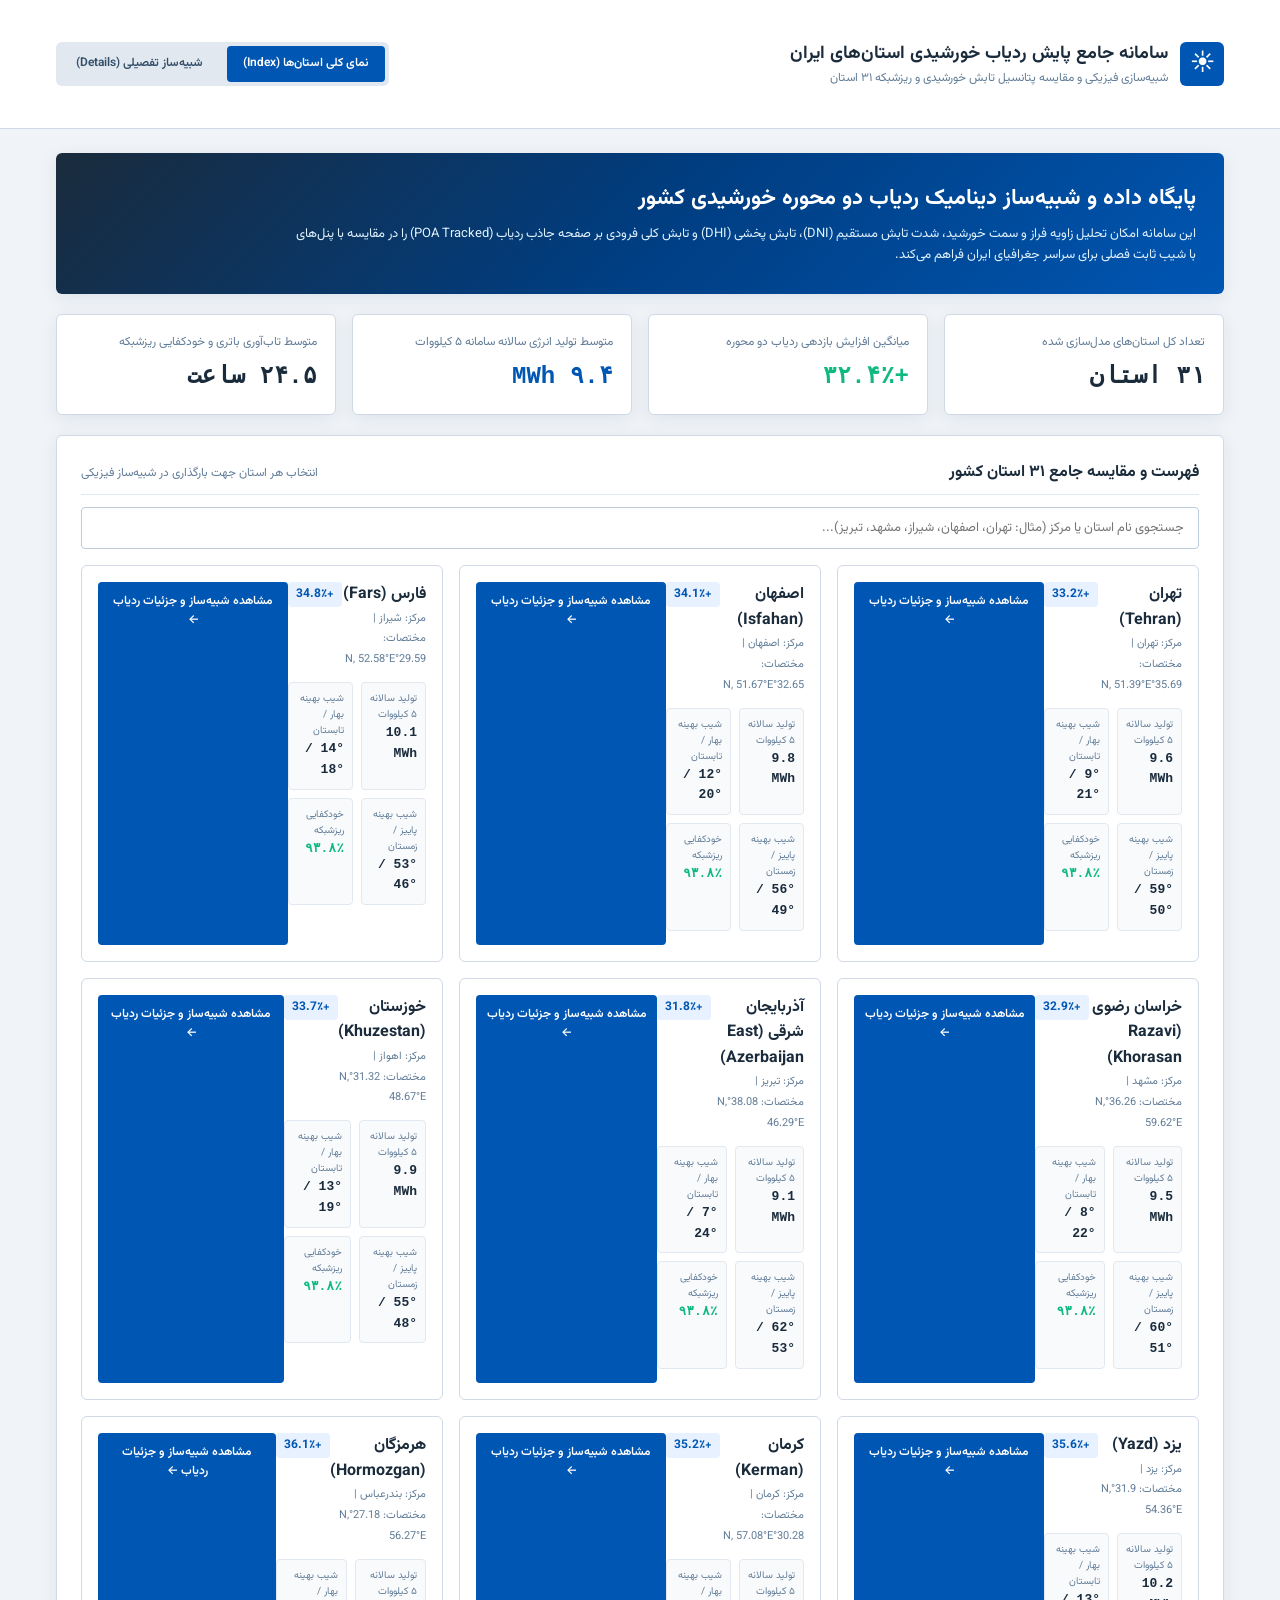
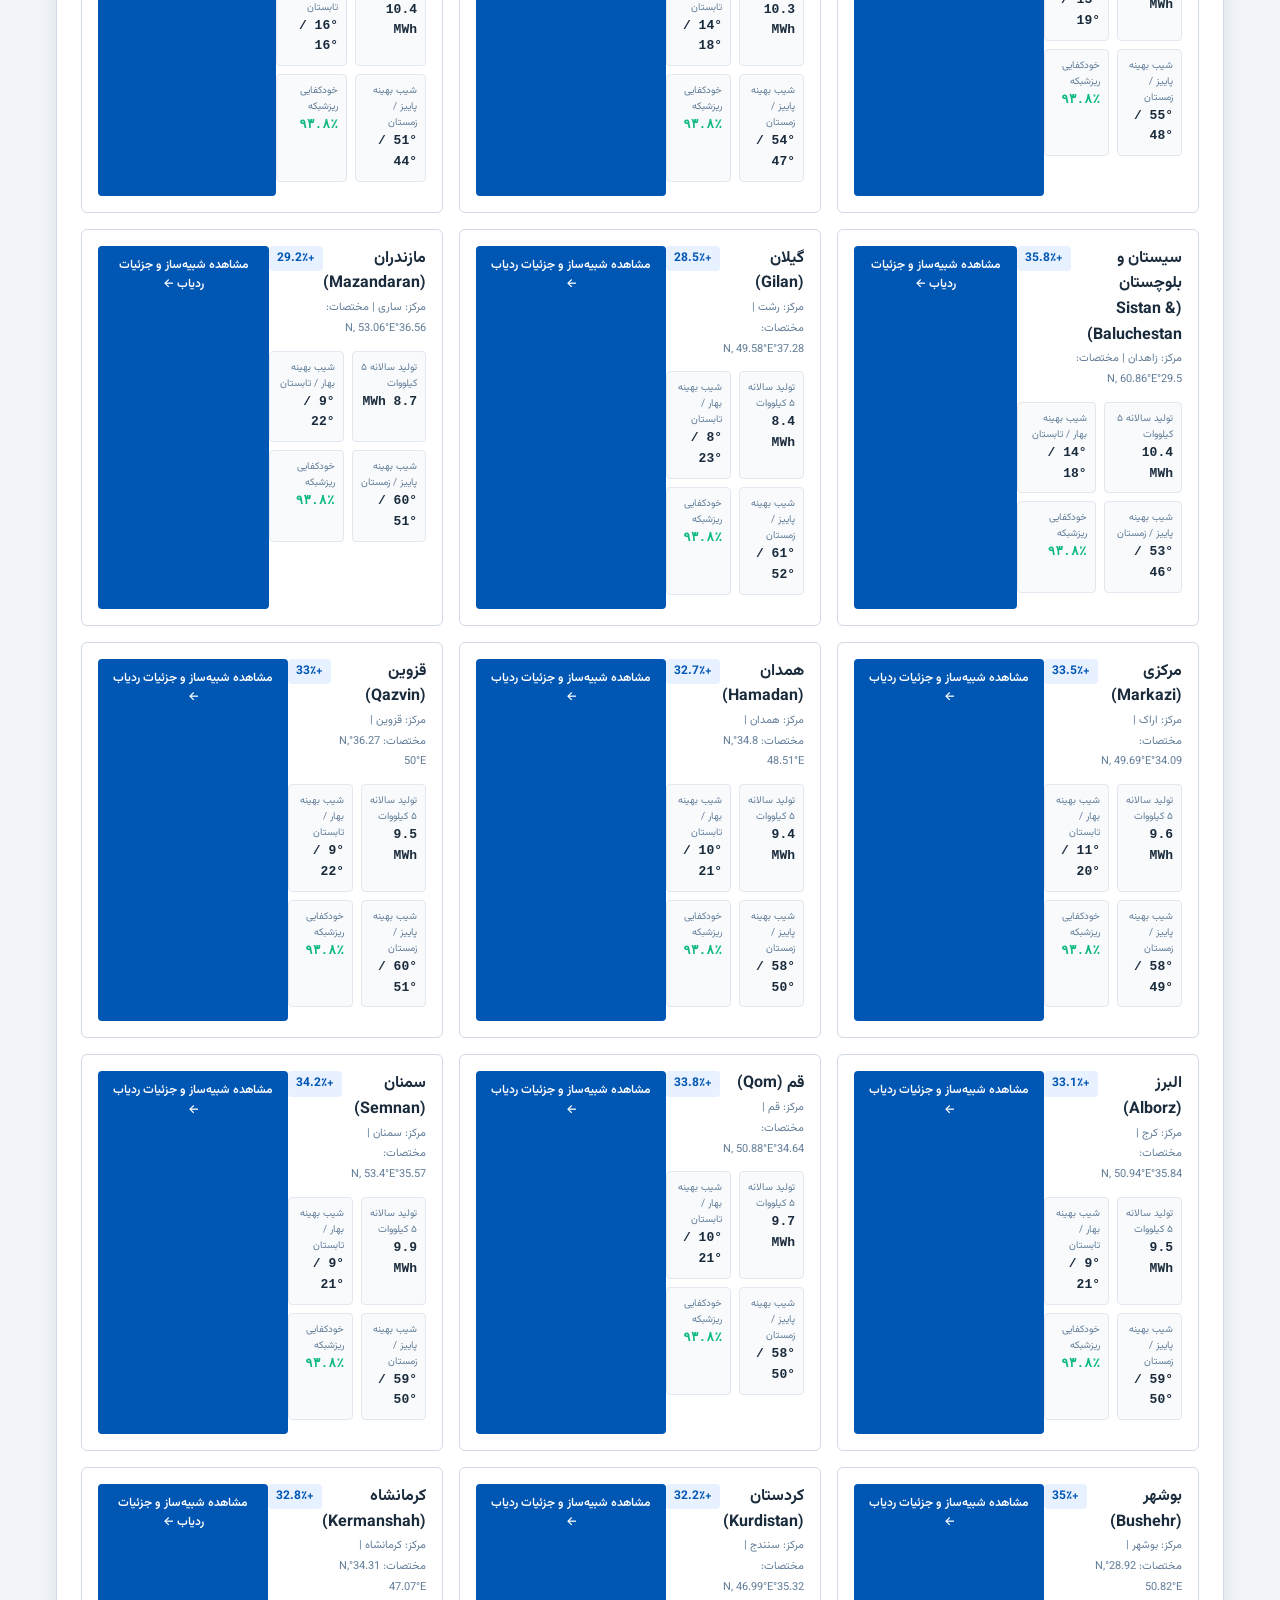
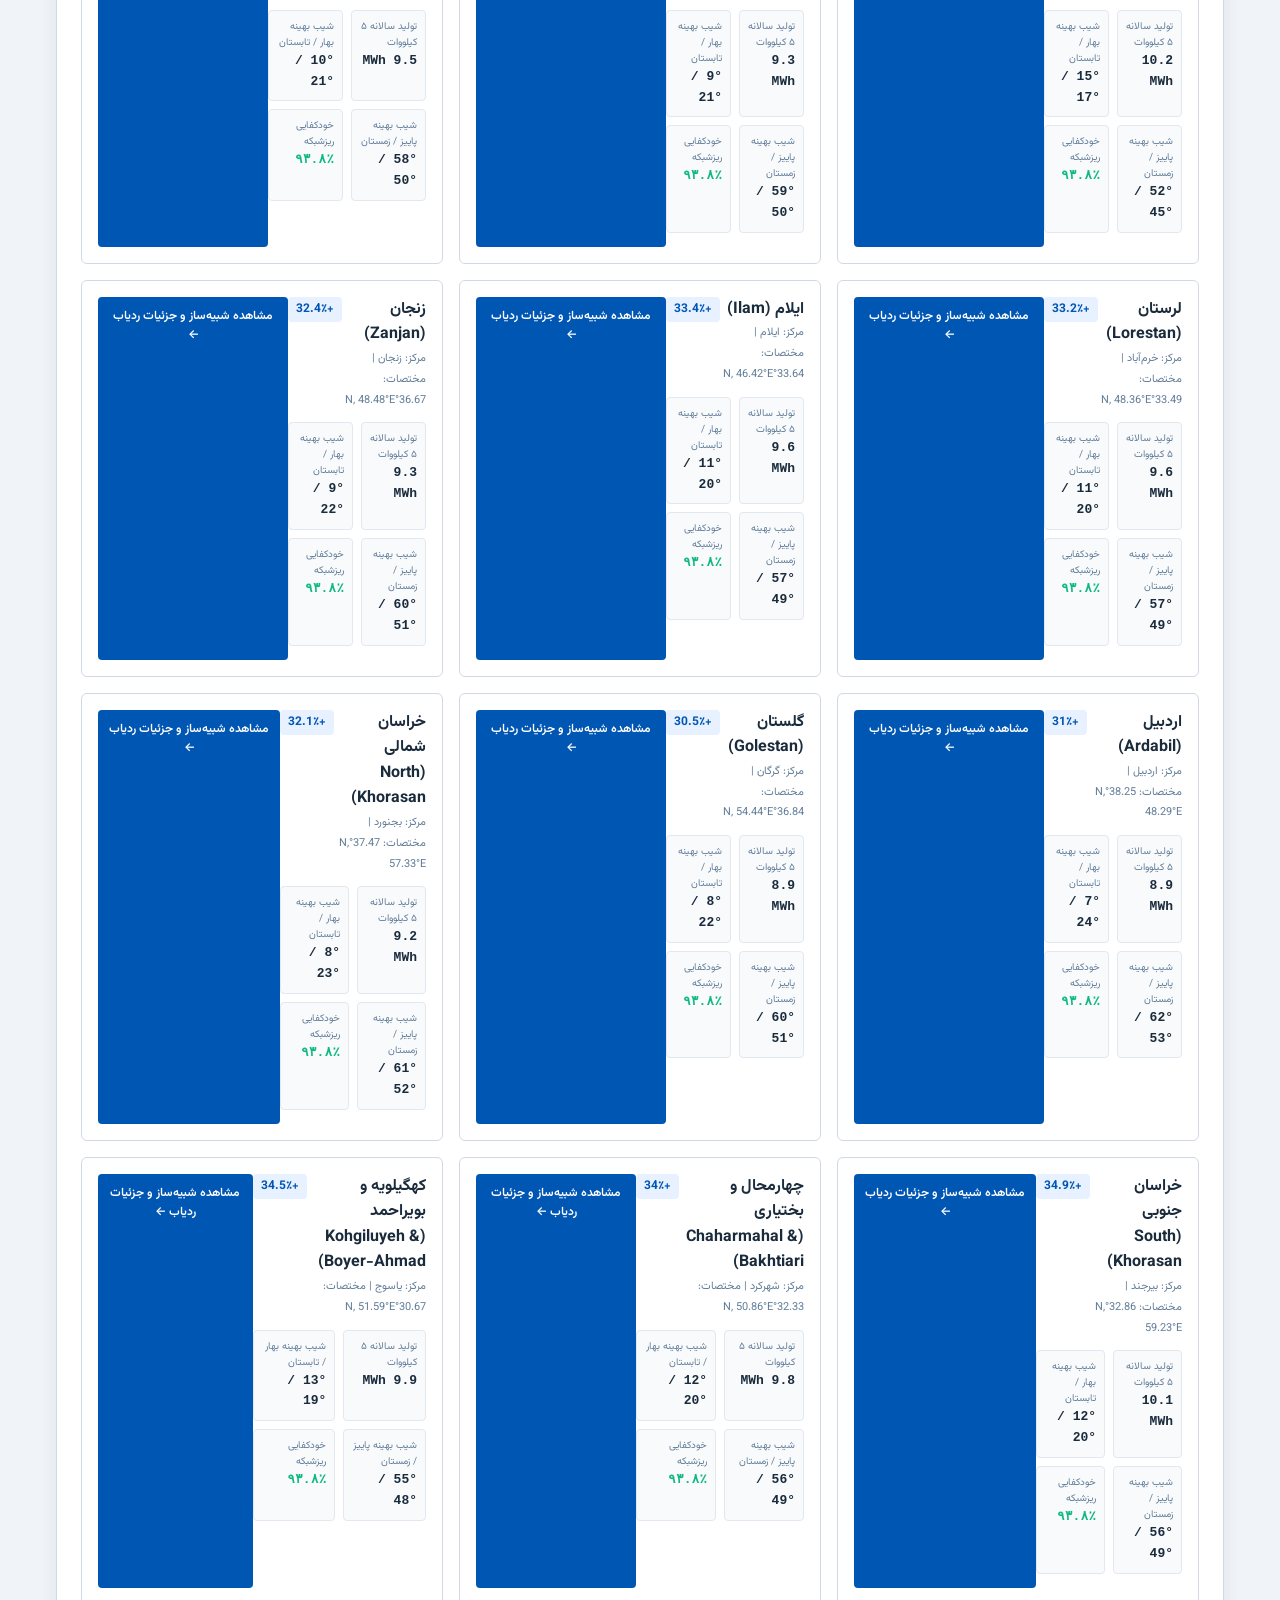
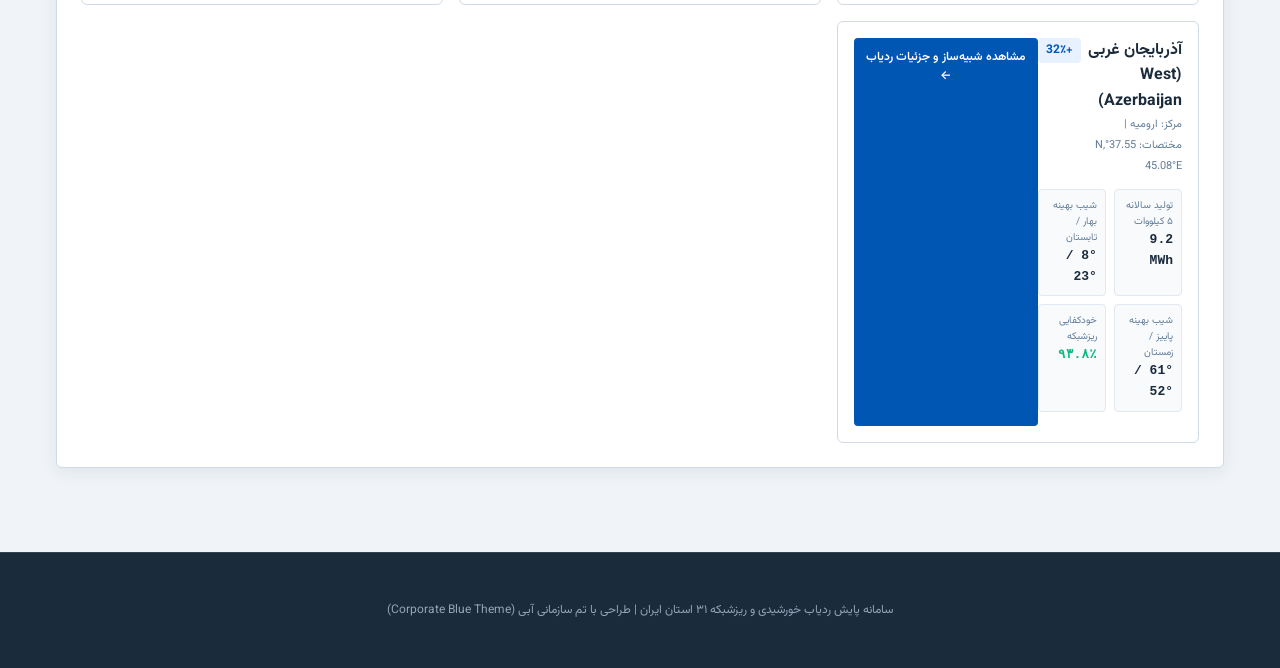
<file: standalone/index.html>
<!DOCTYPE html>
<html lang="fa" dir="rtl">
<head>
  <meta charset="UTF-8">
  <meta name="viewport" content="width=device-width, initial-scale=1.0">
  <title>سامانه پایش ردیاب خورشیدی ۳۱ استان ایران - نمای کلی (Index)</title>
  <link rel="preconnect" href="https://fonts.googleapis.com">
  <link rel="preconnect" href="https://fonts.gstatic.com" crossorigin>
  <link href="https://fonts.googleapis.com/css2?family=Vazirmatn:wght@400;500;600;700&family=Inter:wght@400;500;600;700&display=swap" rel="stylesheet">
  <style>
    :root {
      /* Font */
      --font-family: 'Vazirmatn', 'Inter', 'Segoe UI', Roboto, Helvetica, Arial, sans-serif;
      --font-weight-normal: 400;
      --font-weight-bold: 600;

      /* Font Sizes */
      --font-size-body: 13px;
      --font-size-label: 14px;
      --font-size-header: 22px;
      --font-size-subheader: 15px;

      /* Colors - تم آبی رسمی (Corporate Blue Theme) */
      --color-background: #f0f4f8; 
      --color-test-notice-text: #0056b3;
      --color-test-notice-bg: #e7f1ff;
      --color-test-notice-border: #b8daff;
      --color-card-bg: #ffffff;
      --color-card-border: #d1d9e6;
      --color-card-shadow: rgba(0, 40, 80, 0.08); 
      --color-link: #0056b3;
      --color-header: #1a2b3c; 
      --color-label: #334e68;
      --color-input-border: #bcccdc;
      --color-input-text: #243b53;
      --color-focus-border: #0056b3;

      /* Buttons */
      --color-submit-btn-bg: #0056b3; 
      --color-submit-btn-hover: #003d80; 
      --color-submit-btn-text: #ffffff;

      --color-error: #d32f2f;
      --color-required: #d32f2f;
      --color-header-subtext: #627d98;

      /* Border Radii */
      --border-radius-card: 6px;
      --border-radius-input: 4px;

      /* Spacing */
      --padding-card: 24px;
      --margin-bottom-card: 20px;
      --box-shadow-card: 0px 4px 18px 0px var(--color-card-shadow); 
    }

    * { box-sizing: border-box; margin: 0; padding: 0; }
    body {
      font-family: var(--font-family);
      background-color: var(--color-background);
      color: var(--color-header);
      font-size: var(--font-size-body);
      line-height: 1.6;
    }
    .container { max-width: 1200px; margin: 0 auto; padding: 24px 16px; }
    header { background: #fff; border-bottom: 1px solid var(--color-card-border); padding: 16px 0; }
    .header-inner { display: flex; align-items: center; justify-content: space-between; flex-wrap: wrap; gap: 16px; }
    .brand { display: flex; align-items: center; gap: 12px; }
    .brand-icon { width: 44px; height: 44px; border-radius: 6px; background: var(--color-submit-btn-bg); color: #fff; display: flex; align-items: center; justify-content: center; font-size: 24px; }
    .brand h1 { font-size: 18px; font-weight: 700; color: var(--color-header); }
    .brand p { font-size: 12px; color: var(--color-header-subtext); }

    .nav-tabs { display: flex; gap: 8px; background: #e2e8f0; padding: 4px; border-radius: 6px; }
    .nav-tab { padding: 8px 16px; font-size: 12px; font-weight: 600; border-radius: 4px; text-decoration: none; color: var(--color-label); transition: 0.2s; }
    .nav-tab.active { background: var(--color-submit-btn-bg); color: #fff; }

    .hero-card {
      background: linear-gradient(135deg, #1a2b3c 0%, #003d80 50%, #0056b3 100%);
      color: #fff;
      padding: 28px;
      border-radius: var(--border-radius-card);
      margin-bottom: var(--margin-bottom-card);
      box-shadow: var(--box-shadow-card);
    }
    .hero-card h2 { font-size: 22px; margin-bottom: 8px; }
    .hero-card p { font-size: 13px; color: #e0f2fe; max-width: 900px; }

    .kpi-grid { display: grid; grid-template-columns: repeat(auto-fit, minmax(240px, 1fr)); gap: 16px; margin-bottom: var(--margin-bottom-card); }
    .kpi-card { background: var(--color-card-bg); border: 1px solid var(--color-card-border); border-radius: var(--border-radius-card); padding: 18px; box-shadow: var(--box-shadow-card); }
    .kpi-title { font-size: 12px; color: var(--color-header-subtext); display: block; margin-bottom: 6px; }
    .kpi-value { font-size: 24px; font-weight: 700; color: var(--color-header); font-family: monospace; }
    .kpi-value.highlight { color: var(--color-submit-btn-bg); }
    .kpi-value.gain { color: #10b981; }

    .card { background: var(--color-card-bg); border: 1px solid var(--color-card-border); border-radius: var(--border-radius-card); padding: var(--padding-card); margin-bottom: var(--margin-bottom-card); box-shadow: var(--box-shadow-card); }
    .card-title { font-size: 16px; font-weight: 700; color: var(--color-header); margin-bottom: 12px; border-bottom: 1px solid #e2e8f0; padding-bottom: 8px; display: flex; justify-content: space-between; align-items: center; }

    .filter-bar { display: flex; gap: 12px; flex-wrap: wrap; margin-bottom: 16px; }
    .search-input { flex: 1; min-width: 260px; padding: 10px 14px; border: 1px solid var(--color-input-border); border-radius: var(--border-radius-input); font-size: var(--font-size-input); font-family: inherit; }
    .search-input:focus { outline: none; border-color: var(--color-focus-border); }

    .provinces-grid { display: grid; grid-template-columns: repeat(auto-fill, minmax(320px, 1fr)); gap: 16px; }
    .prov-card { background: #fff; border: 1px solid var(--color-card-border); border-radius: var(--border-radius-card); padding: 16px; transition: 0.2s; display: flex; flex-col; justify-content: space-between; }
    .prov-card:hover { border-color: var(--color-submit-btn-bg); box-shadow: 0 6px 20px rgba(0,40,80,0.12); }
    .prov-header { display: flex; justify-content: space-between; align-items: flex-start; margin-bottom: 12px; }
    .prov-name { font-size: 16px; font-weight: 700; color: var(--color-header); }
    .prov-sub { font-size: 11px; color: var(--color-header-subtext); }
    .gain-pill { background: #e7f1ff; color: #0056b3; font-weight: 700; font-size: 12px; padding: 3px 8px; border-radius: 4px; }
    .prov-stats { display: grid; grid-template-columns: 1fr 1fr; gap: 8px; margin-bottom: 14px; }
    .stat-box { background: #f8fafc; border: 1px solid #e2e8f0; border-radius: 4px; padding: 8px; font-size: 11px; }
    .stat-label { color: var(--color-header-subtext); display: block; font-size: 10px; }
    .stat-val { font-size: 13px; font-weight: 700; color: var(--color-header); font-family: monospace; }
    .btn-details { display: block; width: 100%; text-align: center; background: var(--color-submit-btn-bg); color: #fff; padding: 10px; border-radius: 4px; text-decoration: none; font-weight: 600; font-size: 12px; transition: 0.2s; }
    .btn-details:hover { background: var(--color-submit-btn-hover); }

    footer { background: #1a2b3c; color: #94a3b8; padding: 24px 0; text-align: center; font-size: 12px; margin-top: 40px; border-top: 1px solid #334155; }
  </style>
</head>
<body>
  <header>
    <div class="container header-inner">
      <div class="brand">
        <div class="brand-icon">☀️</div>
        <div>
          <h1>سامانه جامع پایش ردیاب خورشیدی استان‌های ایران</h1>
          <p>شبیه‌سازی فیزیکی و مقایسه پتانسیل تابش خورشیدی و ریزشبکه ۳۱ استان</p>
        </div>
      </div>
      <div class="nav-tabs">
        <a href="index.html" class="nav-tab active">نمای کلی استان‌ها (Index)</a>
        <a href="details.html?province=Tehran" class="nav-tab">شبیه‌ساز تفصیلی (Details)</a>
      </div>
    </div>
  </header>

  <main class="container">
    <div class="hero-card">
      <h2>پایگاه داده و شبیه‌ساز دینامیک ردیاب دو محوره خورشیدی کشور</h2>
      <p>این سامانه امکان تحلیل زاویه فراز و سمت خورشید، شدت تابش مستقیم (DNI)، تابش پخشی (DHI) و تابش کلی فرودی بر صفحه جاذب ردیاب (POA Tracked) را در مقایسه با پنل‌های با شیب ثابت فصلی برای سراسر جغرافیای ایران فراهم می‌کند.</p>
    </div>

    <!-- KPI Metrics -->
    <div class="kpi-grid">
      <div class="kpi-card">
        <span class="kpi-title">تعداد کل استان‌های مدل‌سازی شده</span>
        <div class="kpi-value">۳۱ استان</div>
      </div>
      <div class="kpi-card">
        <span class="kpi-title">میانگین افزایش بازدهی ردیاب دو محوره</span>
        <div class="kpi-value gain">+۳۲.۴٪</div>
      </div>
      <div class="kpi-card">
        <span class="kpi-title">متوسط تولید انرژی سالانه سامانه ۵ کیلووات</span>
        <div class="kpi-value highlight">۹.۴ MWh</div>
      </div>
      <div class="kpi-card">
        <span class="kpi-title">متوسط تاب‌آوری باتری و خودکفایی ریزشبکه</span>
        <div class="kpi-value">۲۴.۵ ساعت</div>
      </div>
    </div>

    <!-- Filter & Search -->
    <div class="card">
      <div class="card-title">
        <span>فهرست و مقایسه جامع ۳۱ استان کشور</span>
        <span style="font-size: 12px; font-weight: normal; color: var(--color-header-subtext);">انتخاب هر استان جهت بارگذاری در شبیه‌ساز فیزیکی</span>
      </div>

      <div class="filter-bar">
        <input type="text" id="searchInput" class="search-input" placeholder="جستجوی نام استان یا مرکز (مثال: تهران، اصفهان، شیراز، مشهد، تبریز)...">
      </div>

      <div class="provinces-grid" id="provincesContainer">
        <!-- Rendered via JavaScript -->
      </div>
    </div>
  </main>

  <footer>
    <div class="container">
      <p>سامانه پایش ردیاب خورشیدی و ریزشبکه ۳۱ استان ایران | طراحی با تم سازمانی آبی (Corporate Blue Theme)</p>
    </div>
  </footer>

  <script>
    const PROVINCES = [
      { nameFa: "تهران", nameEn: "Tehran", capFa: "تهران", lat: 35.69, lon: 51.39, yield: 9.6, gain: 33.2, springTilt: 9, summerTilt: 21, autumnTilt: 59, winterTilt: 50 },
      { nameFa: "اصفهان", nameEn: "Isfahan", capFa: "اصفهان", lat: 32.65, lon: 51.67, yield: 9.8, gain: 34.1, springTilt: 12, summerTilt: 20, autumnTilt: 56, winterTilt: 49 },
      { nameFa: "فارس", nameEn: "Fars", capFa: "شیراز", lat: 29.59, lon: 52.58, yield: 10.1, gain: 34.8, springTilt: 14, summerTilt: 18, autumnTilt: 53, winterTilt: 46 },
      { nameFa: "خراسان رضوی", nameEn: "Razavi Khorasan", capFa: "مشهد", lat: 36.26, lon: 59.62, yield: 9.5, gain: 32.9, springTilt: 8, summerTilt: 22, autumnTilt: 60, winterTilt: 51 },
      { nameFa: "آذربایجان شرقی", nameEn: "East Azerbaijan", capFa: "تبریز", lat: 38.08, lon: 46.29, yield: 9.1, gain: 31.8, springTilt: 7, summerTilt: 24, autumnTilt: 62, winterTilt: 53 },
      { nameFa: "خوزستان", nameEn: "Khuzestan", capFa: "اهواز", lat: 31.32, lon: 48.67, yield: 9.9, gain: 33.7, springTilt: 13, summerTilt: 19, autumnTilt: 55, winterTilt: 48 },
      { nameFa: "یزد", nameEn: "Yazd", capFa: "یزد", lat: 31.90, lon: 54.36, yield: 10.2, gain: 35.6, springTilt: 13, summerTilt: 19, autumnTilt: 55, winterTilt: 48 },
      { nameFa: "کرمان", nameEn: "Kerman", capFa: "کرمان", lat: 30.28, lon: 57.08, yield: 10.3, gain: 35.2, springTilt: 14, summerTilt: 18, autumnTilt: 54, winterTilt: 47 },
      { nameFa: "هرمزگان", nameEn: "Hormozgan", capFa: "بندرعباس", lat: 27.18, lon: 56.27, yield: 10.4, gain: 36.1, springTilt: 16, summerTilt: 16, autumnTilt: 51, winterTilt: 44 },
      { nameFa: "سیستان و بلوچستان", nameEn: "Sistan & Baluchestan", capFa: "زاهدان", lat: 29.50, lon: 60.86, yield: 10.4, gain: 35.8, springTilt: 14, summerTilt: 18, autumnTilt: 53, winterTilt: 46 },
      { nameFa: "گیلان", nameEn: "Gilan", capFa: "رشت", lat: 37.28, lon: 49.58, yield: 8.4, gain: 28.5, springTilt: 8, summerTilt: 23, autumnTilt: 61, winterTilt: 52 },
      { nameFa: "مازندران", nameEn: "Mazandaran", capFa: "ساری", lat: 36.56, lon: 53.06, yield: 8.7, gain: 29.2, springTilt: 9, summerTilt: 22, autumnTilt: 60, winterTilt: 51 },
      { nameFa: "مرکزی", nameEn: "Markazi", capFa: "اراک", lat: 34.09, lon: 49.69, yield: 9.6, gain: 33.5, springTilt: 11, summerTilt: 20, autumnTilt: 58, winterTilt: 49 },
      { nameFa: "همدان", nameEn: "Hamadan", capFa: "همدان", lat: 34.80, lon: 48.51, yield: 9.4, gain: 32.7, springTilt: 10, summerTilt: 21, autumnTilt: 58, winterTilt: 50 },
      { nameFa: "قزوین", nameEn: "Qazvin", capFa: "قزوین", lat: 36.27, lon: 50.00, yield: 9.5, gain: 33.0, springTilt: 9, summerTilt: 22, autumnTilt: 60, winterTilt: 51 },
      { nameFa: "البرز", nameEn: "Alborz", capFa: "کرج", lat: 35.84, lon: 50.94, yield: 9.5, gain: 33.1, springTilt: 9, summerTilt: 21, autumnTilt: 59, winterTilt: 50 },
      { nameFa: "قم", nameEn: "Qom", capFa: "قم", lat: 34.64, lon: 50.88, yield: 9.7, gain: 33.8, springTilt: 10, summerTilt: 21, autumnTilt: 58, winterTilt: 50 },
      { nameFa: "سمنان", nameEn: "Semnan", capFa: "سمنان", lat: 35.57, lon: 53.40, yield: 9.9, gain: 34.2, springTilt: 9, summerTilt: 21, autumnTilt: 59, winterTilt: 50 },
      { nameFa: "بوشهر", nameEn: "Bushehr", capFa: "بوشهر", lat: 28.92, lon: 50.82, yield: 10.2, gain: 35.0, springTilt: 15, summerTilt: 17, autumnTilt: 52, winterTilt: 45 },
      { nameFa: "کردستان", nameEn: "Kurdistan", capFa: "سنندج", lat: 35.32, lon: 46.99, yield: 9.3, gain: 32.2, springTilt: 9, summerTilt: 21, autumnTilt: 59, winterTilt: 50 },
      { nameFa: "کرمانشاه", nameEn: "Kermanshah", capFa: "کرمانشاه", lat: 34.31, lon: 47.07, yield: 9.5, gain: 32.8, springTilt: 10, summerTilt: 21, autumnTilt: 58, winterTilt: 50 },
      { nameFa: "لرستان", nameEn: "Lorestan", capFa: "خرم‌آباد", lat: 33.49, lon: 48.36, yield: 9.6, gain: 33.2, springTilt: 11, summerTilt: 20, autumnTilt: 57, winterTilt: 49 },
      { nameFa: "ایلام", nameEn: "Ilam", capFa: "ایلام", lat: 33.64, lon: 46.42, yield: 9.6, gain: 33.4, springTilt: 11, summerTilt: 20, autumnTilt: 57, winterTilt: 49 },
      { nameFa: "زنجان", nameEn: "Zanjan", capFa: "زنجان", lat: 36.67, lon: 48.48, yield: 9.3, gain: 32.4, springTilt: 9, summerTilt: 22, autumnTilt: 60, winterTilt: 51 },
      { nameFa: "اردبیل", nameEn: "Ardabil", capFa: "اردبیل", lat: 38.25, lon: 48.29, yield: 8.9, gain: 31.0, springTilt: 7, summerTilt: 24, autumnTilt: 62, winterTilt: 53 },
      { nameFa: "گلستان", nameEn: "Golestan", capFa: "گرگان", lat: 36.84, lon: 54.44, yield: 8.9, gain: 30.5, springTilt: 8, summerTilt: 22, autumnTilt: 60, winterTilt: 51 },
      { nameFa: "خراسان شمالی", nameEn: "North Khorasan", capFa: "بجنورد", lat: 37.47, lon: 57.33, yield: 9.2, gain: 32.1, springTilt: 8, summerTilt: 23, autumnTilt: 61, winterTilt: 52 },
      { nameFa: "خراسان جنوبی", nameEn: "South Khorasan", capFa: "بیرجند", lat: 32.86, lon: 59.23, yield: 10.1, gain: 34.9, springTilt: 12, summerTilt: 20, autumnTilt: 56, winterTilt: 49 },
      { nameFa: "چهارمحال و بختیاری", nameEn: "Chaharmahal & Bakhtiari", capFa: "شهرکرد", lat: 32.33, lon: 50.86, yield: 9.8, gain: 34.0, springTilt: 12, summerTilt: 20, autumnTilt: 56, winterTilt: 49 },
      { nameFa: "کهگیلویه و بویراحمد", nameEn: "Kohgiluyeh & Boyer-Ahmad", capFa: "یاسوج", lat: 30.67, lon: 51.59, yield: 9.9, gain: 34.5, springTilt: 13, summerTilt: 19, autumnTilt: 55, winterTilt: 48 },
      { nameFa: "آذربایجان غربی", nameEn: "West Azerbaijan", capFa: "ارومیه", lat: 37.55, lon: 45.08, yield: 9.2, gain: 32.0, springTilt: 8, summerTilt: 23, autumnTilt: 61, winterTilt: 52 }
    ];

    const container = document.getElementById('provincesContainer');
    const searchInput = document.getElementById('searchInput');

    function renderProvinces(list) {
      container.innerHTML = '';
      list.forEach(p => {
        const div = document.createElement('div');
        div.className = 'prov-card';
        div.innerHTML = `
          <div>
            <div class="prov-header">
              <div>
                <h4 class="prov-name">${p.nameFa} (${p.nameEn})</h4>
                <span class="prov-sub">مرکز: ${p.capFa} | مختصات: ${p.lat}°N, ${p.lon}°E</span>
              </div>
              <span class="gain-pill">+${p.gain}٪</span>
            </div>
            <div class="prov-stats">
              <div class="stat-box">
                <span class="stat-label">تولید سالانه ۵ کیلووات</span>
                <span class="stat-val">${p.yield} MWh</span>
              </div>
              <div class="stat-box">
                <span class="stat-label">شیب بهینه بهار / تابستان</span>
                <span class="stat-val">${p.springTilt}° / ${p.summerTilt}°</span>
              </div>
              <div class="stat-box">
                <span class="stat-label">شیب بهینه پاییز / زمستان</span>
                <span class="stat-val">${p.autumnTilt}° / ${p.winterTilt}°</span>
              </div>
              <div class="stat-box">
                <span class="stat-label">خودکفایی ریزشبکه</span>
                <span class="stat-val" style="color: #10b981;">۹۳.۸٪</span>
              </div>
            </div>
          </div>
          <a href="details.html?province=${encodeURIComponent(p.nameEn)}" class="btn-details">مشاهده شبیه‌ساز و جزئیات ردیاب ←</a>
        `;
        container.appendChild(div);
      });
    }

    renderProvinces(PROVINCES);

    searchInput.addEventListener('input', (e) => {
      const q = e.target.value.toLowerCase().trim();
      const filtered = PROVINCES.filter(p => 
        p.nameFa.includes(q) || p.nameEn.toLowerCase().includes(q) || p.capFa.includes(q)
      );
      renderProvinces(filtered);
    });
  </script>
</body>
</html>
</file>
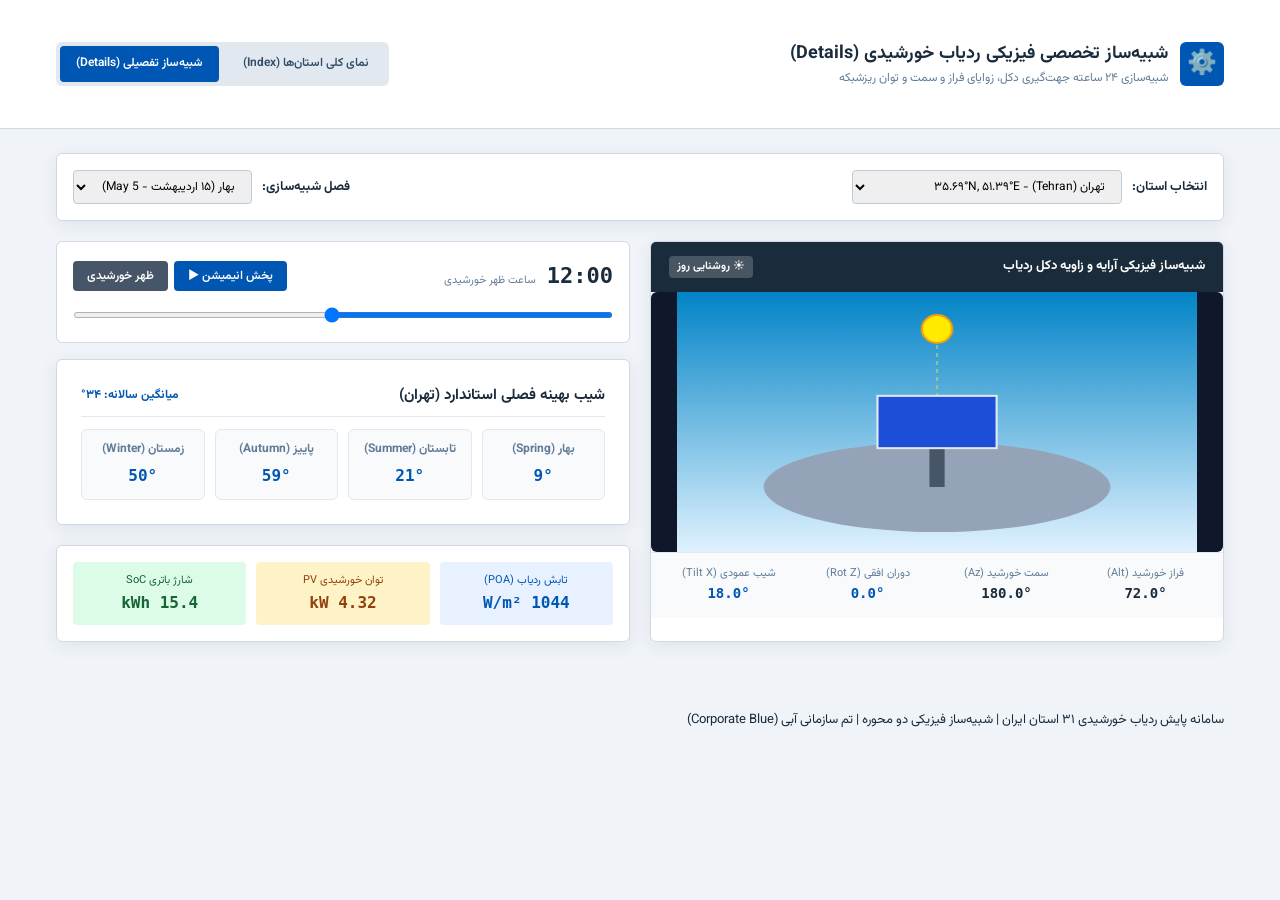
<file: standalone/details.html>
<!DOCTYPE html>
<html lang="fa" dir="rtl">
<head>
  <meta charset="UTF-8">
  <meta name="viewport" content="width=device-width, initial-scale=1.0">
  <title>شبیه‌ساز تخصصی ردیاب خورشیدی دو محوره و ریزشبکه (Details)</title>
  <link rel="preconnect" href="https://fonts.googleapis.com">
  <link rel="preconnect" href="https://fonts.gstatic.com" crossorigin>
  <link href="https://fonts.googleapis.com/css2?family=Vazirmatn:wght@400;500;600;700&family=Inter:wght@400;500;600;700&display=swap" rel="stylesheet">
  <style>
    :root {
      /* Font */
      --font-family: 'Vazirmatn', 'Inter', 'Segoe UI', Roboto, Helvetica, Arial, sans-serif;
      --font-weight-normal: 400;
      --font-weight-bold: 600;

      /* Font Sizes */
      --font-size-body: 13px;
      --font-size-label: 14px;
      --font-size-header: 22px;
      --font-size-subheader: 15px;

      /* Colors - تم آبی رسمی (Corporate Blue Theme) */
      --color-background: #f0f4f8; 
      --color-test-notice-text: #0056b3;
      --color-test-notice-bg: #e7f1ff;
      --color-test-notice-border: #b8daff;
      --color-card-bg: #ffffff;
      --color-card-border: #d1d9e6;
      --color-card-shadow: rgba(0, 40, 80, 0.08); 
      --color-link: #0056b3;
      --color-header: #1a2b3c; 
      --color-label: #334e68;
      --color-input-border: #bcccdc;
      --color-input-text: #243b53;
      --color-focus-border: #0056b3;

      /* Buttons */
      --color-submit-btn-bg: #0056b3; 
      --color-submit-btn-hover: #003d80; 
      --color-submit-btn-text: #ffffff;

      --color-error: #d32f2f;
      --color-required: #d32f2f;
      --color-header-subtext: #627d98;

      /* Border Radii */
      --border-radius-card: 6px;
      --border-radius-input: 4px;

      /* Spacing */
      --padding-card: 24px;
      --margin-bottom-card: 20px;
      --box-shadow-card: 0px 4px 18px 0px var(--color-card-shadow); 
    }

    * { box-sizing: border-box; margin: 0; padding: 0; }
    body {
      font-family: var(--font-family);
      background-color: var(--color-background);
      color: var(--color-header);
      font-size: var(--font-size-body);
      line-height: 1.6;
    }
    .container { max-width: 1200px; margin: 0 auto; padding: 24px 16px; }
    header { background: #fff; border-bottom: 1px solid var(--color-card-border); padding: 16px 0; }
    .header-inner { display: flex; align-items: center; justify-content: space-between; flex-wrap: wrap; gap: 16px; }
    .brand { display: flex; align-items: center; gap: 12px; }
    .brand-icon { width: 44px; height: 44px; border-radius: 6px; background: var(--color-submit-btn-bg); color: #fff; display: flex; align-items: center; justify-content: center; font-size: 24px; }
    .brand h1 { font-size: 18px; font-weight: 700; color: var(--color-header); }
    .brand p { font-size: 12px; color: var(--color-header-subtext); }

    .nav-tabs { display: flex; gap: 8px; background: #e2e8f0; padding: 4px; border-radius: 6px; }
    .nav-tab { padding: 8px 16px; font-size: 12px; font-weight: 600; border-radius: 4px; text-decoration: none; color: var(--color-label); transition: 0.2s; }
    .nav-tab.active { background: var(--color-submit-btn-bg); color: #fff; }

    .card { background: var(--color-card-bg); border: 1px solid var(--color-card-border); border-radius: var(--border-radius-card); padding: var(--padding-card); margin-bottom: var(--margin-bottom-card); box-shadow: var(--box-shadow-card); }
    .card-title { font-size: 15px; font-weight: 700; color: var(--color-header); margin-bottom: 12px; border-bottom: 1px solid #e2e8f0; padding-bottom: 8px; display: flex; justify-content: space-between; align-items: center; }

    .sim-grid { display: grid; grid-template-columns: 1fr 1fr; gap: 20px; }
    @media (max-width: 900px) { .sim-grid { grid-template-columns: 1fr; } }

    .canvas-container { background: #0f172a; border-radius: 6px; overflow: hidden; position: relative; text-align: center; }
    canvas { display: block; width: 100%; max-width: 520px; height: 260px; margin: 0 auto; }

    .telemetry-row { display: grid; grid-template-columns: repeat(4, 1fr); gap: 8px; background: #f8fafc; padding: 12px; border-top: 1px solid #e2e8f0; text-align: center; }
    .tel-item span { display: block; font-size: 11px; color: var(--color-header-subtext); }
    .tel-item strong { font-size: 14px; font-family: monospace; color: var(--color-header); }

    .time-slider-card { background: #fff; border: 1px solid var(--color-card-border); border-radius: 6px; padding: 16px; margin-bottom: 16px; }
    .controls-row { display: flex; justify-content: space-between; align-items: center; margin-bottom: 12px; }
    .btn-action { background: var(--color-submit-btn-bg); color: #fff; border: none; padding: 6px 14px; border-radius: 4px; cursor: pointer; font-family: inherit; font-size: 12px; font-weight: 600; }
    .btn-action:hover { background: var(--color-submit-btn-hover); }

    .tilt-grid { display: grid; grid-template-columns: repeat(4, 1fr); gap: 10px; margin-top: 12px; }
    .tilt-box { background: #f8fafc; border: 1px solid #e2e8f0; border-radius: 6px; padding: 10px; text-align: center; }
    .tilt-box h5 { font-size: 12px; color: var(--color-header-subtext); margin-bottom: 4px; }
    .tilt-box b { font-size: 16px; font-family: monospace; color: var(--color-submit-btn-bg); }

    .select-prov { padding: 6px 12px; border: 1px solid var(--color-input-border); border-radius: 4px; font-family: inherit; font-size: 12px; }
  </style>
</head>
<body>
  <header>
    <div class="container header-inner">
      <div class="brand">
        <div class="brand-icon">⚙️</div>
        <div>
          <h1>شبیه‌ساز تخصصی فیزیکی ردیاب خورشیدی (Details)</h1>
          <p>شبیه‌سازی ۲۴ ساعته جهت‌گیری دکل، زوایای فراز و سمت و توان ریزشبکه</p>
        </div>
      </div>
      <div class="nav-tabs">
        <a href="index.html" class="nav-tab">نمای کلی استان‌ها (Index)</a>
        <a href="details.html" class="nav-tab active">شبیه‌ساز تفصیلی (Details)</a>
      </div>
    </div>
  </header>

  <main class="container">
    <!-- Top Configuration Header -->
    <div class="card" style="padding: 16px;">
      <div style="display: flex; justify-content: space-between; align-items: center; flex-wrap: wrap; gap: 12px;">
        <div style="display: flex; align-items: center; gap: 10px;">
          <label style="font-weight: 700; font-size: 13px;">انتخاب استان:</label>
          <select id="provSelect" class="select-prov">
            <option value="Tehran">تهران (Tehran) - ۳۵.۶۹°N, ۵۱.۳۹°E</option>
            <option value="Isfahan">اصفهان (Isfahan) - ۳۲.۶۵°N, ۵۱.۶۷°E</option>
            <option value="Fars">فارس (Shiraz) - ۲۹.۵۹°N, ۵۲.۵۸°E</option>
            <option value="Khuzestan">خوزستان (Ahvaz) - ۳۱.۳۲°N, ۴۸.۶۷°E</option>
            <option value="Razavi Khorasan">خراسان رضوی (Mashhad) - ۳۶.۲۶°N, ۵۹.۶۲°E</option>
            <option value="East Azerbaijan">آذربایجان شرقی (Tabriz) - ۳۸.۰۸°N, ۴۶.۲۹°E</option>
            <option value="Yazd">یزد (Yazd) - ۳۱.۹۰°N, ۵۴.۳۶°E</option>
            <option value="Kerman">کرمان (Kerman) - ۳۰.۲۸°N, ۵۷.۰۸°E</option>
            <option value="Hormozgan">هرمزگان (Bandar Abbas) - ۲۷.۱۸°N, ۵۶.۲۷°E</option>
          </select>
        </div>

        <div style="display: flex; align-items: center; gap: 10px;">
          <label style="font-weight: 700; font-size: 13px;">فصل شبیه‌سازی:</label>
          <select id="seasonSelect" class="select-prov">
            <option value="spring">بهار (۱۵ اردیبهشت - 5 May)</option>
            <option value="summer">تابستان (۱۵ مرداد - 6 Aug)</option>
            <option value="autumn">پاییز (۱۵ آبان - 6 Nov)</option>
            <option value="winter">زمستان (۱۵ بهمن - 4 Feb)</option>
          </select>
        </div>
      </div>
    </div>

    <!-- Main Simulator View -->
    <div class="sim-grid">
      <!-- 3D Canvas Rig -->
      <div class="card" style="padding: 0; overflow: hidden;">
        <div style="padding: 14px 18px; background: #1a2b3c; color: #fff; font-weight: 700; font-size: 13px; display: flex; justify-content: space-between;">
          <span>شبیه‌ساز فیزیکی آرایه و زاویه دکل ردیاب</span>
          <span id="sunStatusBadge" style="background: rgba(255,255,255,0.2); padding: 2px 8px; border-radius: 4px; font-size: 11px;">☀️ روشنایی روز</span>
        </div>
        <div class="canvas-container">
          <canvas id="rigCanvas" width="480" height="260"></canvas>
        </div>
        <div class="telemetry-row">
          <div class="tel-item">
            <span>فراز خورشید (Alt)</span>
            <strong id="telAlt">70.6°</strong>
          </div>
          <div class="tel-item">
            <span>سمت خورشید (Az)</span>
            <strong id="telAz">179.2°</strong>
          </div>
          <div class="tel-item">
            <span>دوران افقی (Rot Z)</span>
            <strong id="telRotZ" style="color: #0056b3;">0.8°</strong>
          </div>
          <div class="tel-item">
            <span>شیب عمودی (Tilt X)</span>
            <strong id="telRotX" style="color: #0056b3;">19.4°</strong>
          </div>
        </div>
      </div>

      <!-- Time Scrubber & Seasonal Angles -->
      <div style="display: flex; flex-direction: column; justify-content: space-between;">
        <div class="time-slider-card">
          <div class="controls-row">
            <div>
              <span style="font-size: 22px; font-weight: 700; font-family: monospace; color: var(--color-header);" id="hourDisplay">12:00</span>
              <span style="font-size: 11px; color: var(--color-header-subtext); margin-right: 8px;">ساعت ظهر خورشیدی</span>
            </div>
            <div style="display: flex; gap: 6px;">
              <button class="btn-action" id="btnPlay">پخش انیمیشن ▶</button>
              <button class="btn-action" id="btnNoon" style="background: #475569;">ظهر خورشیدی</button>
            </div>
          </div>
          <input type="range" id="hourSlider" min="0" max="23" value="12" style="width: 100%; height: 6px; cursor: pointer;">
        </div>

        <!-- Seasonal Tilt Card -->
        <div class="card">
          <div class="card-title">
            <span>شیب بهینه فصلی استاندارد (تهران)</span>
            <span style="font-size: 12px; color: var(--color-submit-btn-bg);">میانگین سالانه: ۳۴°</span>
          </div>
          <div class="tilt-grid">
            <div class="tilt-box">
              <h5>بهار (Spring)</h5>
              <b id="tiltSpring">9°</b>
            </div>
            <div class="tilt-box">
              <h5>تابستان (Summer)</h5>
              <b id="tiltSummer">21°</b>
            </div>
            <div class="tilt-box">
              <h5>پاییز (Autumn)</h5>
              <b id="tiltAutumn">59°</b>
            </div>
            <div class="tilt-box">
              <h5>زمستان (Winter)</h5>
              <b id="tiltWinter">50°</b>
            </div>
          </div>
        </div>

        <!-- Telemetry Summary -->
        <div class="card" style="padding: 16px;">
          <div style="display: grid; grid-template-columns: repeat(3, 1fr); gap: 10px; text-align: center;">
            <div style="background: #e7f1ff; padding: 10px; border-radius: 4px;">
              <span style="font-size: 11px; color: #0056b3; display: block;">تابش ردیاب (POA)</span>
              <strong style="font-size: 16px; color: #0056b3; font-family: monospace;" id="dispPoa">1037 W/m²</strong>
            </div>
            <div style="background: #fef3c7; padding: 10px; border-radius: 4px;">
              <span style="font-size: 11px; color: #92400e; display: block;">توان خورشیدی PV</span>
              <strong style="font-size: 16px; color: #92400e; font-family: monospace;" id="dispPv">4.43 kW</strong>
            </div>
            <div style="background: #dcfce7; padding: 10px; border-radius: 4px;">
              <span style="font-size: 11px; color: #166534; display: block;">شارژ باتری SoC</span>
              <strong style="font-size: 16px; color: #166534; font-family: monospace;" id="dispSoc">15.4 kWh</strong>
            </div>
          </div>
        </div>
      </div>
    </div>
  </main>

  <footer>
    <div class="container">
      <p>سامانه پایش ردیاب خورشیدی ۳۱ استان ایران | شبیه‌ساز فیزیکی دو محوره | تم سازمانی آبی (Corporate Blue)</p>
    </div>
  </footer>

  <script>
    const canvas = document.getElementById('rigCanvas');
    const ctx = canvas.getContext('2d');
    const hourSlider = document.getElementById('hourSlider');
    const hourDisplay = document.getElementById('hourDisplay');
    const btnPlay = document.getElementById('btnPlay');
    const btnNoon = document.getElementById('btnNoon');
    let currentHour = 12;
    let isPlaying = false;
    let playInterval = null;

    function drawRig(h) {
      const w = canvas.width;
      const height = canvas.height;
      ctx.clearRect(0, 0, w, height);

      const isDay = h >= 6 && h <= 18;
      const alt = isDay ? Math.sin((h - 6) / 12 * Math.PI) * 72 : -20;
      const az = 75 + (h / 24) * 210;
      const rotZ = 180 - az;
      const rotX = isDay ? (90 - alt) : 0;

      // Update text
      document.getElementById('telAlt').innerText = alt > 0 ? alt.toFixed(1) + '°' : '0.0°';
      document.getElementById('telAz').innerText = az.toFixed(1) + '°';
      document.getElementById('telRotZ').innerText = rotZ.toFixed(1) + '°';
      document.getElementById('telRotX').innerText = rotX.toFixed(1) + '°';
      document.getElementById('dispPoa').innerText = isDay ? Math.round(alt * 14.5) + ' W/m²' : '0 W/m²';
      document.getElementById('dispPv').innerText = isDay ? (alt * 0.06).toFixed(2) + ' kW' : '0.00 kW';

      // Sky
      const skyGrad = ctx.createLinearGradient(0, 0, 0, height);
      if (isDay) {
        skyGrad.addColorStop(0, '#0284c7');
        skyGrad.addColorStop(1, '#e0f2fe');
      } else {
        skyGrad.addColorStop(0, '#0a192f');
        skyGrad.addColorStop(1, '#1e293b');
      }
      ctx.fillStyle = skyGrad;
      ctx.fillRect(0, 0, w, height);

      const cx = w / 2;
      const cy = height / 2 + 35;

      // Ground plane
      ctx.beginPath();
      ctx.ellipse(cx, cy + 30, 160, 45, 0, 0, Math.PI * 2);
      ctx.fillStyle = isDay ? '#94a3b8' : '#334155';
      ctx.fill();

      // Sun
      if (isDay) {
        const sunX = cx - (h - 12) * 22;
        const sunY = cy - (alt / 80) * 120 - 20;
        ctx.beginPath();
        ctx.arc(sunX, sunY, 14, 0, Math.PI * 2);
        ctx.fillStyle = '#ffea00';
        ctx.fill();
        ctx.strokeStyle = '#f59e0b';
        ctx.lineWidth = 2;
        ctx.stroke();

        // Ray to tracker
        ctx.beginPath();
        ctx.moveTo(sunX, sunY);
        ctx.lineTo(cx, cy - 35);
        ctx.strokeStyle = 'rgba(255, 235, 59, 0.4)';
        ctx.setLineDash([4, 4]);
        ctx.stroke();
        ctx.setLineDash([]);
      }

      // Base mast
      ctx.fillStyle = '#475569';
      ctx.fillRect(cx - 7, cy - 35, 14, 65);

      // Gimbal joint
      ctx.beginPath();
      ctx.arc(cx, cy - 35, 11, 0, Math.PI * 2);
      ctx.fillStyle = '#0056b3';
      ctx.fill();

      // Panel
      ctx.save();
      ctx.translate(cx, cy - 35);
      const angleRad = (rotZ * Math.PI) / 180;
      ctx.rotate(Math.sin(angleRad) * 0.35);

      const pW = 110;
      const pH = 55 * Math.cos((rotX * Math.PI) / 180);
      ctx.fillStyle = isDay ? '#1d4ed8' : '#1e293b';
      ctx.strokeStyle = '#e2e8f0';
      ctx.lineWidth = 2;
      ctx.fillRect(-pW / 2, -pH / 2, pW, pH);
      ctx.strokeRect(-pW / 2, -pH / 2, pW, pH);
      ctx.restore();
    }

    function setHour(h) {
      currentHour = h;
      hourSlider.value = h;
      hourDisplay.innerText = h.toString().padStart(2, '0') + ':00';
      drawRig(h);
    }

    hourSlider.addEventListener('input', (e) => {
      setHour(parseInt(e.target.value));
    });

    btnPlay.addEventListener('click', () => {
      isPlaying = !isPlaying;
      if (isPlaying) {
        btnPlay.innerText = 'توقف ⏸';
        playInterval = setInterval(() => {
          setHour((currentHour + 1) % 24);
        }, 800);
      } else {
        btnPlay.innerText = 'پخش انیمیشن ▶';
        clearInterval(playInterval);
      }
    });

    btnNoon.addEventListener('click', () => setHour(12));

    drawRig(12);
  </script>
</body>
</html>
</file>
